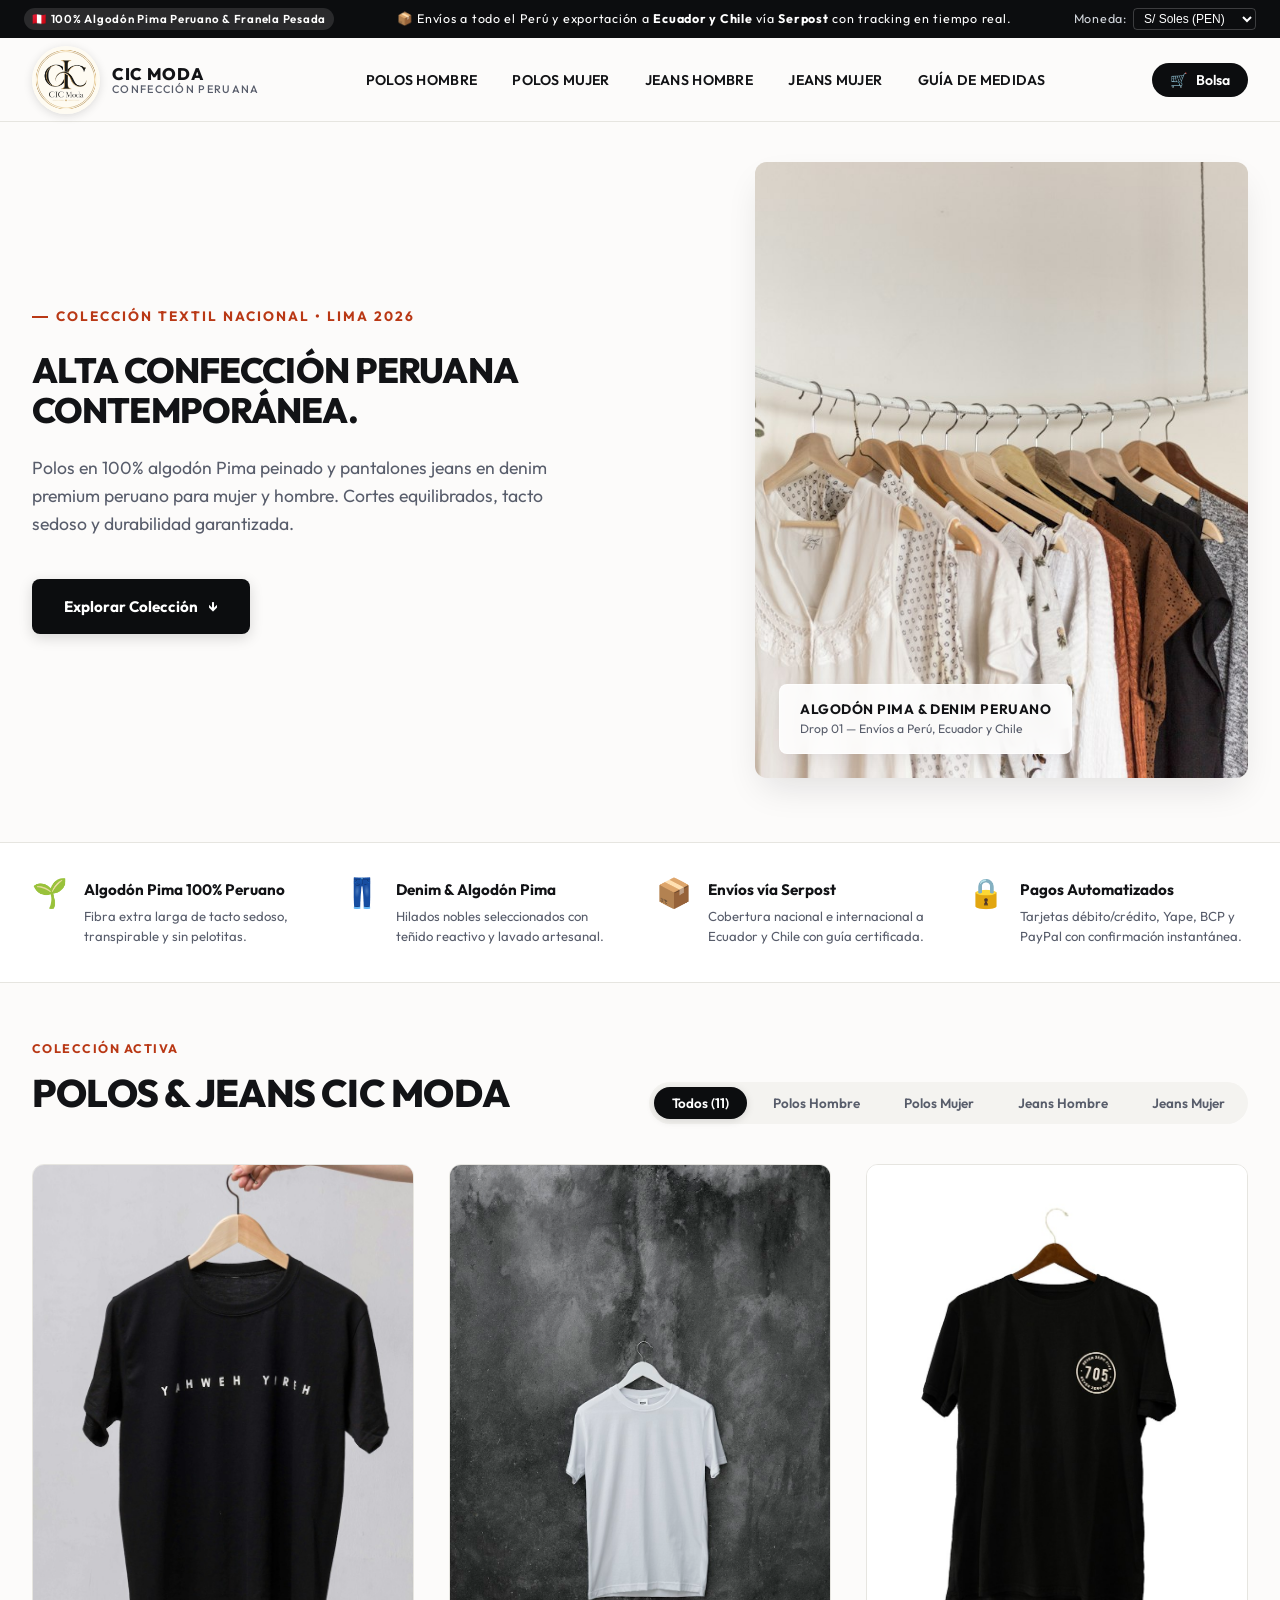
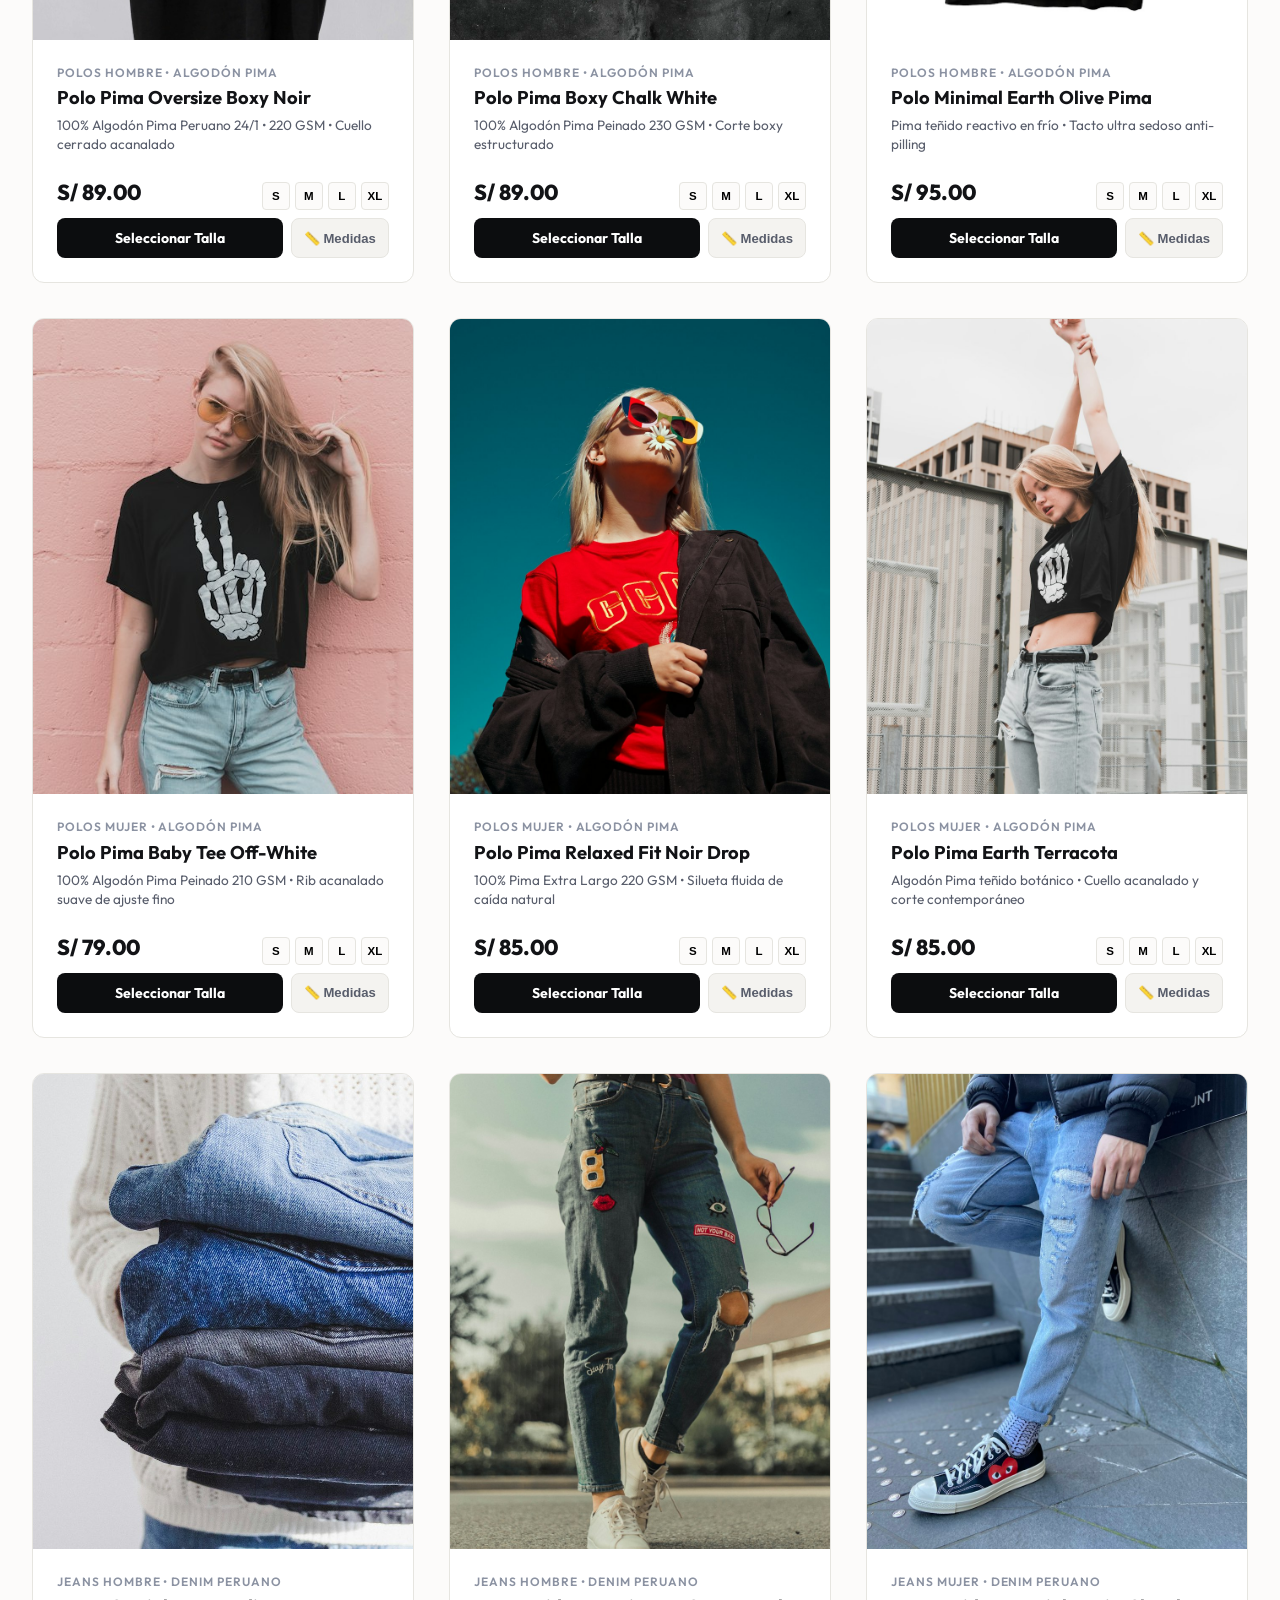
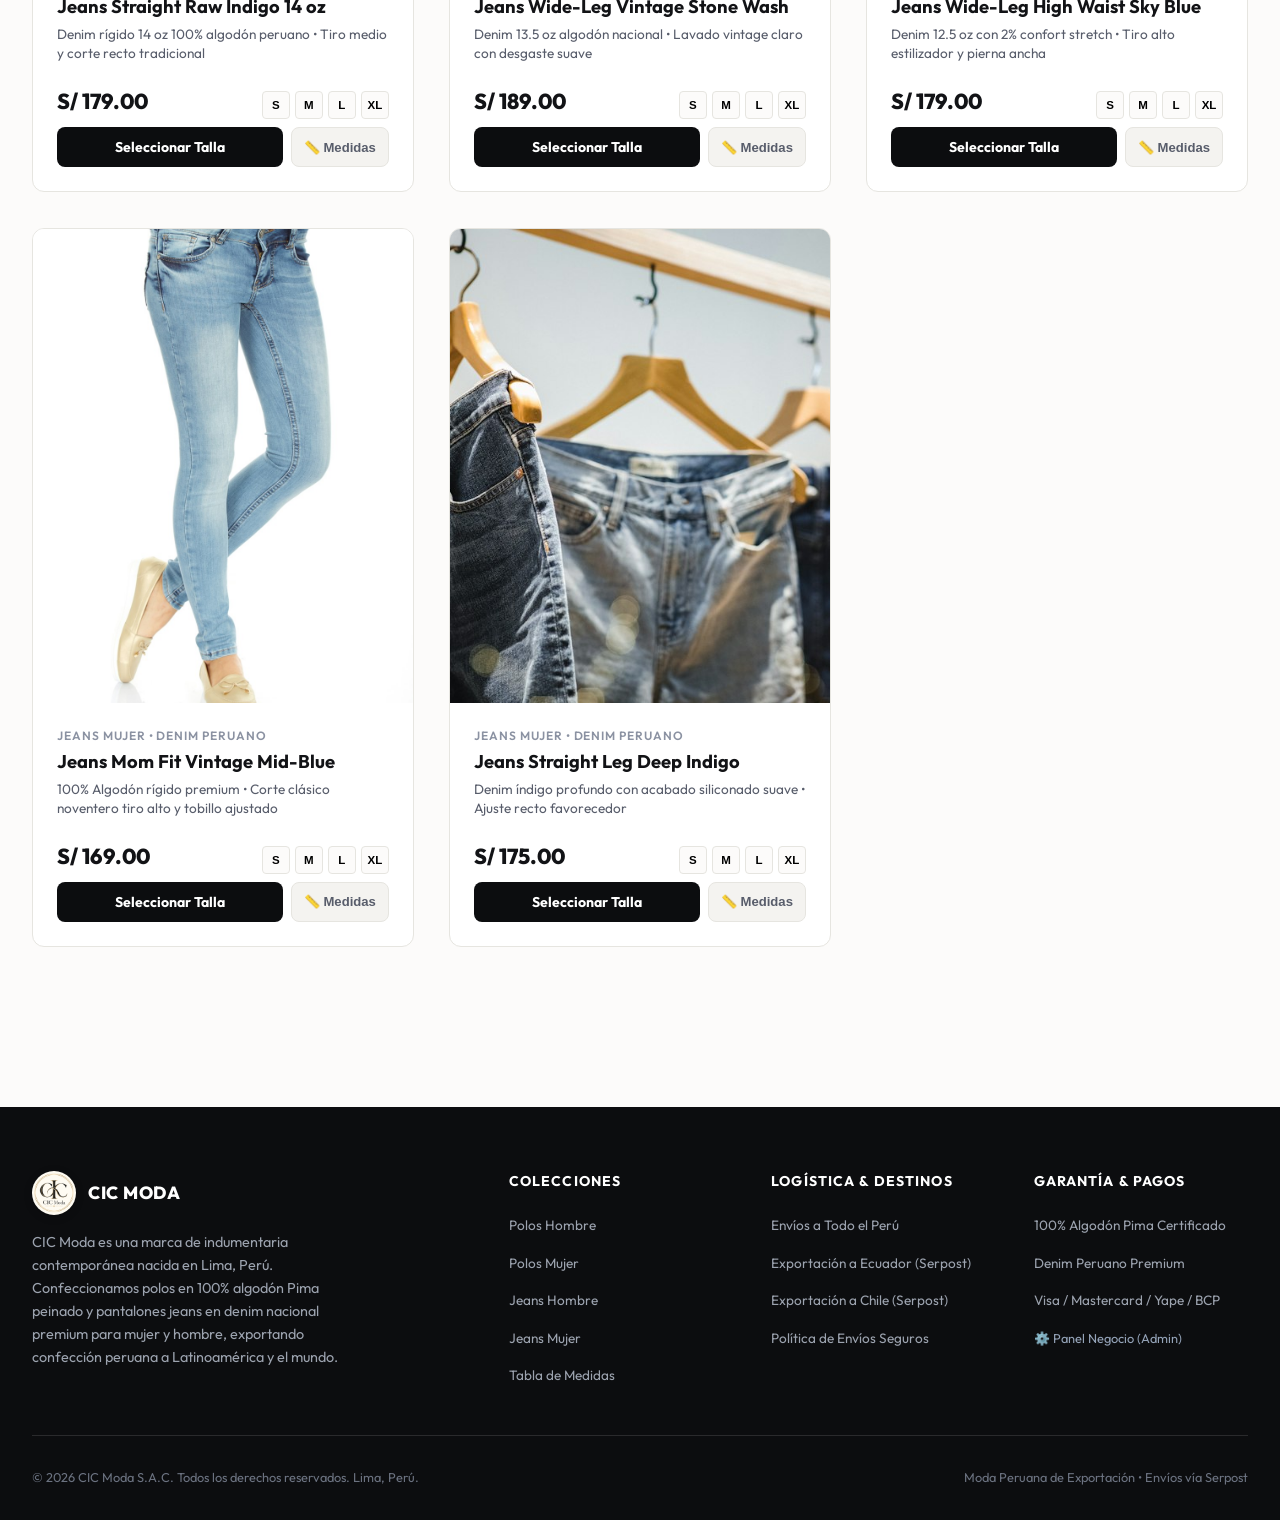
<file: index.html>
<!DOCTYPE html>
<html lang="es">
<head>
  <meta charset="UTF-8">
  <meta name="viewport" content="width=device-width, initial-scale=1.0">
  <title>CIC Moda — Confección Peruana de Exportación (Algodón Pima &amp; Heavyweight)</title>
  <meta name="description" content="CIC Moda: moda contemporánea peruana. Polos en algodón Pima 24/1, poleras heavyweight y pantalones con envíos nacionales e internacionales a Ecuador y Chile vía Serpost.">
  <link rel="stylesheet" href="assets/css/style.css">
  <link rel="icon" type="image/jpeg" href="assets/images/logo_cic_moda.jpg">
</head>
<body>

  <!-- Top Announcement Bar -->
  <div class="announcement-bar">
    <div class="badge-origin">
      <span>🇵🇪</span> 
      <span class="badge-text-full">100% Algodón Pima Peruano &amp; Franela Pesada</span>
      <span class="badge-text-mobile">Algodón Pima Peruano</span>
    </div>
    <div>
      📦 Envíos a todo el Perú y exportación a <strong>Ecuador y Chile</strong> vía <strong>Serpost</strong> con tracking en tiempo real.
    </div>
    <div class="currency-selector">
      <span class="currency-label">Moneda:</span>
      <select id="currency-select" title="Selecciona tu moneda">
        <option value="PEN" selected>S/ Soles (PEN)</option>
        <option value="USD">$ Dólares (USD)</option>
        <option value="CLP">$ Pesos (CLP)</option>
      </select>
    </div>
  </div>

  <!-- Sticky Main Header -->
  <header class="site-header">
    <div class="header-container">
      <a href="#" class="brand-logo-link" onclick="if(document.getElementById('admin-view-wrapper').classList.contains('active')) toggleAdminView();">
        <img src="assets/images/logo_cic_moda.jpg" alt="CIC Moda" class="brand-logo-img">
        <span class="brand-name">
          <span class="brand-name-main">CIC Moda</span>
          <span class="brand-name-sub">Confección Peruana</span>
        </span>
      </a>

      <nav>
        <ul class="nav-links">
          <li><a href="#catalogo" class="nav-link" onclick="document.querySelector('.filter-pill[data-category=\'polos-hombre\']').click();">Polos Hombre</a></li>
          <li><a href="#catalogo" class="nav-link" onclick="document.querySelector('.filter-pill[data-category=\'polos-mujer\']').click();">Polos Mujer</a></li>
          <li><a href="#catalogo" class="nav-link" onclick="document.querySelector('.filter-pill[data-category=\'jeans-hombre\']').click();">Jeans Hombre</a></li>
          <li><a href="#catalogo" class="nav-link" onclick="document.querySelector('.filter-pill[data-category=\'jeans-mujer\']').click();">Jeans Mujer</a></li>
          <li><a href="javascript:void(0)" onclick="openSizeGuide('polos-hombre', 'Guía de Medidas')" class="nav-link">Guía de Medidas</a></li>
        </ul>
      </nav>

      <div class="header-actions">
        <!-- Cart Button -->
        <button class="btn-icon-action cart-btn" onclick="openCartDrawer()">
          <span>🛒</span>
          <span class="cart-label">Bolsa</span>
          <span id="cart-badge" class="cart-count">0</span>
        </button>
      </div>
    </div>
  </header>

  <!-- STORE VIEW WRAPPER -->
  <main id="store-view-wrapper">

    <!-- Hero Editorial Section -->
    <section class="hero-editorial">
      <div class="hero-content">
        <div class="hero-subtitle">Colección Textil Nacional • Lima 2026</div>
        <h1 class="hero-title">
          ALTA CONFECCIÓN PERUANA CONTEMPORÁNEA.
        </h1>
        <p class="hero-description">
          Polos en 100% algodón Pima peinado y pantalones jeans en denim premium peruano para mujer y hombre. Cortes equilibrados, tacto sedoso y durabilidad garantizada.
        </p>
        <div class="hero-cta-group">
          <a href="#catalogo" class="btn-primary">
            Explorar Colección <span>↓</span>
          </a>
        </div>
      </div>

      <div class="hero-media-wrapper">
        <img src="assets/images/hero_collection.jpg" alt="CIC Moda Colección Textil Peruana" class="hero-main-img">
        <div class="hero-media-badge">
          <h4>Algodón Pima &amp; Denim Peruano</h4>
          <p>Drop 01 — Envíos a Perú, Ecuador y Chile</p>
        </div>
      </div>
    </section>

    <!-- Pillars / Value Badges -->
    <section class="pillars-bar">
      <div class="pillars-grid">
        <div class="pillar-item">
          <div class="pillar-icon">🌱</div>
          <div class="pillar-info">
            <h4>Algodón Pima 100% Peruano</h4>
            <p>Fibra extra larga de tacto sedoso, transpirable y sin pelotitas.</p>
          </div>
        </div>
        <div class="pillar-item">
          <div class="pillar-icon">👖</div>
          <div class="pillar-info">
            <h4>Denim &amp; Algodón Pima</h4>
            <p>Hilados nobles seleccionados con teñido reactivo y lavado artesanal.</p>
          </div>
        </div>
        <div class="pillar-item">
          <div class="pillar-icon">📦</div>
          <div class="pillar-info">
            <h4>Envíos vía Serpost</h4>
            <p>Cobertura nacional e internacional a Ecuador y Chile con guía certificada.</p>
          </div>
        </div>
        <div class="pillar-item">
          <div class="pillar-icon">🔒</div>
          <div class="pillar-info">
            <h4>Pagos Automatizados</h4>
            <p>Tarjetas débito/crédito, Yape, BCP y PayPal con confirmación instantánea.</p>
          </div>
        </div>
      </div>
    </section>

    <!-- Products Catalog Section -->
    <section id="catalogo" class="catalog-section">
      <div class="catalog-header">
        <div>
          <div class="section-tag">Colección Activa</div>
          <h2 class="section-title">Polos &amp; Jeans CIC Moda</h2>
        </div>

        <!-- Filter Pills -->
        <div class="category-filter-pills">
          <button class="filter-pill active" data-category="all">Todos (11)</button>
          <button class="filter-pill" data-category="polos-hombre">Polos Hombre</button>
          <button class="filter-pill" data-category="polos-mujer">Polos Mujer</button>
          <button class="filter-pill" data-category="jeans-hombre">Jeans Hombre</button>
          <button class="filter-pill" data-category="jeans-mujer">Jeans Mujer</button>
        </div>
      </div>

      <!-- Dynamic Grid of Products -->
      <div id="products-container" class="products-grid">
        <!-- Rendered via JavaScript -->
      </div>
    </section>

  </main>

  <!-- ADMIN / BACKOFFICE VIEW WRAPPER -->
  <main id="admin-view-wrapper" class="admin-view-container">
    <div class="admin-top-bar">
      <div class="admin-title-group">
        <span style="font-size: 0.75rem; letter-spacing: 0.15em; color: var(--accent-sand);">ADMINISTRACIÓN &amp; OPERACIONES</span>
        <h2>Panel de Control CIC Moda</h2>
      </div>
      <div>
        <button class="btn-primary" style="background:#fff; color:#000;" onclick="toggleAdminView()">
          🛍️ Volver a la Tienda
        </button>
      </div>
    </div>

    <!-- Financial KPIs & Margins -->
    <div class="admin-kpi-grid">
      <div class="kpi-card">
        <div class="kpi-label">Ventas Totales Brutas</div>
        <div id="admin-kpi-revenue" class="kpi-value">S/ 0.00</div>
        <div class="kpi-subtext">Ingresos por e-commerce</div>
      </div>
      <div class="kpi-card">
        <div class="kpi-label">Costo de Confección (COGS)</div>
        <div id="admin-kpi-cost" class="kpi-value" style="color: #64748b;">S/ 0.00</div>
        <div style="font-size: 0.78rem; color: var(--text-tertiary);">Tela Pima, talleres y avíos</div>
      </div>
      <div class="kpi-card">
        <div class="kpi-label">Margen Neto de Ganancia</div>
        <div id="admin-kpi-profit" class="kpi-value" style="color: #059669;">S/ 0.00 (0%)</div>
        <div class="kpi-subtext">Utilidad neta calculada</div>
      </div>
      <div class="kpi-card">
        <div class="kpi-label">Inventario Total en Almacén</div>
        <div id="admin-kpi-stock" class="kpi-value">0 prendas</div>
        <div style="font-size: 0.78rem; color: var(--text-tertiary);">Desglosado por talla (S, M, L, XL)</div>
      </div>
    </div>

    <!-- Inventory Stock Management -->
    <div class="admin-section-box">
      <div class="admin-section-header">
        <div>
          <h3 style="font-size: 1.25rem; font-weight: 800; text-transform: uppercase;">Control de Stock &amp; Margen por Prenda</h3>
          <p style="font-size: 0.85rem; color: var(--text-secondary);">Inventario en tiempo real sincronizado con las compras del cliente.</p>
        </div>
      </div>

      <table class="admin-table">
        <thead>
          <tr>
            <th>Prenda / Categoría</th>
            <th>PVP (Venta)</th>
            <th>Costo Confección</th>
            <th>Margen Unitario</th>
            <th>Stock Actual por Tallas</th>
            <th>Acción Rápida</th>
          </tr>
        </thead>
        <tbody id="admin-inventory-tbody">
          <!-- Rendered via JavaScript -->
        </tbody>
      </table>
    </div>

    <!-- Orders & Serpost Dispatch Management -->
    <div class="admin-section-box">
      <div class="admin-section-header">
        <div>
          <h3 style="font-size: 1.25rem; font-weight: 800; text-transform: uppercase;">Gestión de Órdenes &amp; Despachos Serpost</h3>
          <p style="font-size: 0.85rem; color: var(--text-secondary);">Control de pedidos recibidos, país de entrega y avance de etapas postales.</p>
        </div>
      </div>

      <table class="admin-table">
        <thead>
          <tr>
            <th>Nº Orden</th>
            <th>Fecha</th>
            <th>Cliente</th>
            <th>Destino (País/Ciudad)</th>
            <th>Total Cobrado</th>
            <th>Margen Ganancia</th>
            <th>Estado Serpost</th>
            <th>Cambiar Etapa</th>
          </tr>
        </thead>
        <tbody id="admin-orders-tbody">
          <!-- Rendered via JavaScript -->
        </tbody>
      </table>
    </div>
  </main>

  <!-- Product & Size Guide Modal -->
  <div id="product-modal" class="modal-overlay" onclick="if(event.target === this) closeModal();">
    <div class="modal-content">
      <button class="modal-close-btn" onclick="closeModal()" title="Cerrar ventana">✕</button>
      <div id="modal-body-content">
        <!-- Rendered dynamically -->
      </div>
    </div>
  </div>

  <!-- Cart Slide-Over Drawer -->
  <div id="cart-backdrop" class="cart-drawer-backdrop" onclick="closeCartDrawer()"></div>
  <div id="cart-drawer" class="cart-drawer">
    <div class="cart-header">
      <div class="cart-title">Tu Bolsa de Compras</div>
      <button class="modal-close-btn" onclick="closeCartDrawer()" style="position:static;">✕</button>
    </div>

    <div id="cart-items-container" class="cart-items-list">
      <!-- Items dynamically rendered -->
    </div>

    <div class="cart-footer">
      <div class="serpost-shipping-estimator">
        <label>📍 Destino de Envío (Vía Serpost):</label>
        <select onchange="onShippingOptionChange(this.value)">
          <option value="lima">🇵🇪 Lima Metropolitana (S/ 10.00)</option>
          <option value="provincias">🇵🇪 Provincias del Perú (S/ 18.00)</option>
          <option value="ecuador">🇪🇨 Ecuador - Postal Internacional (S/ 45.00)</option>
          <option value="chile">🇨🇱 Chile - Postal Internacional (S/ 55.00)</option>
        </select>
      </div>

      <div class="cart-summary-line">
        <span>Subtotal Prendas</span>
        <span id="cart-subtotal">S/ 0.00</span>
      </div>
      <div class="cart-summary-line">
        <span>Tarifa Postal Serpost</span>
        <span id="cart-shipping-cost">S/ 0.00</span>
      </div>
      <div class="cart-summary-line total">
        <span>Total a Pagar</span>
        <span id="cart-total">S/ 0.00</span>
      </div>

      <button class="btn-checkout-now" onclick="proceedToCheckout()" style="margin-top: 14px;">
        Finalizar Compra Segura →
      </button>
    </div>
  </div>

  <!-- Toast Notification Hub -->
  <div id="toast-container" class="toast-container"></div>

  <!-- Site Footer -->
  <footer class="site-footer">
    <div class="footer-container">
      <div class="footer-brand">
        <div style="display:flex; align-items:center; gap:12px; margin-bottom:14px;">
          <img src="assets/images/logo_cic_moda.jpg" alt="CIC Moda" style="height:44px; width:44px; border-radius:50%; object-fit:cover; box-shadow:0 2px 8px rgba(0,0,0,0.2);">
          <span style="font-size:1.1rem; font-weight:800; color:#fff; letter-spacing:0.04em;">CIC MODA</span>
        </div>
        <p>
          CIC Moda es una marca de indumentaria contemporánea nacida en Lima, Perú. Confeccionamos polos en 100% algodón Pima peinado y pantalones jeans en denim nacional premium para mujer y hombre, exportando confección peruana a Latinoamérica y el mundo.
        </p>
      </div>

      <div class="footer-col">
        <h5>Colecciones</h5>
        <ul class="footer-links">
          <li><a href="#catalogo" onclick="document.querySelector('.filter-pill[data-category=\'polos-hombre\']').click();">Polos Hombre</a></li>
          <li><a href="#catalogo" onclick="document.querySelector('.filter-pill[data-category=\'polos-mujer\']').click();">Polos Mujer</a></li>
          <li><a href="#catalogo" onclick="document.querySelector('.filter-pill[data-category=\'jeans-hombre\']').click();">Jeans Hombre</a></li>
          <li><a href="#catalogo" onclick="document.querySelector('.filter-pill[data-category=\'jeans-mujer\']').click();">Jeans Mujer</a></li>
          <li><a href="javascript:void(0)" onclick="openSizeGuide('polos-hombre', 'Guía de Tallas')">Tabla de Medidas</a></li>
        </ul>
      </div>

      <div class="footer-col">
        <h5>Logística &amp; Destinos</h5>
        <ul class="footer-links">
          <li><a href="javascript:void(0)">Envíos a Todo el Perú</a></li>
          <li><a href="javascript:void(0)">Exportación a Ecuador (Serpost)</a></li>
          <li><a href="javascript:void(0)">Exportación a Chile (Serpost)</a></li>
          <li><a href="javascript:void(0)">Política de Envíos Seguros</a></li>
        </ul>
      </div>

      <div class="footer-col">
        <h5>Garantía &amp; Pagos</h5>
        <ul class="footer-links">
          <li><a href="javascript:void(0)">100% Algodón Pima Certificado</a></li>
          <li><a href="javascript:void(0)">Denim Peruano Premium</a></li>
          <li><a href="javascript:void(0)">Visa / Mastercard / Yape / BCP</a></li>
          <li><a href="javascript:void(0)" onclick="openAdminSecure()" style="color:#94a3b8; font-size:0.8rem;" title="Administración">⚙️ Panel Negocio (Admin)</a></li>
        </ul>
      </div>
    </div>

    <div class="footer-bottom">
      <div>&copy; 2026 CIC Moda S.A.C. Todos los derechos reservados. Lima, Perú.</div>
      <div>Moda Peruana de Exportación • Envíos vía Serpost</div>
    </div>
  </footer>

  <script src="assets/js/app.js"></script>
</body>
</html>
</file>
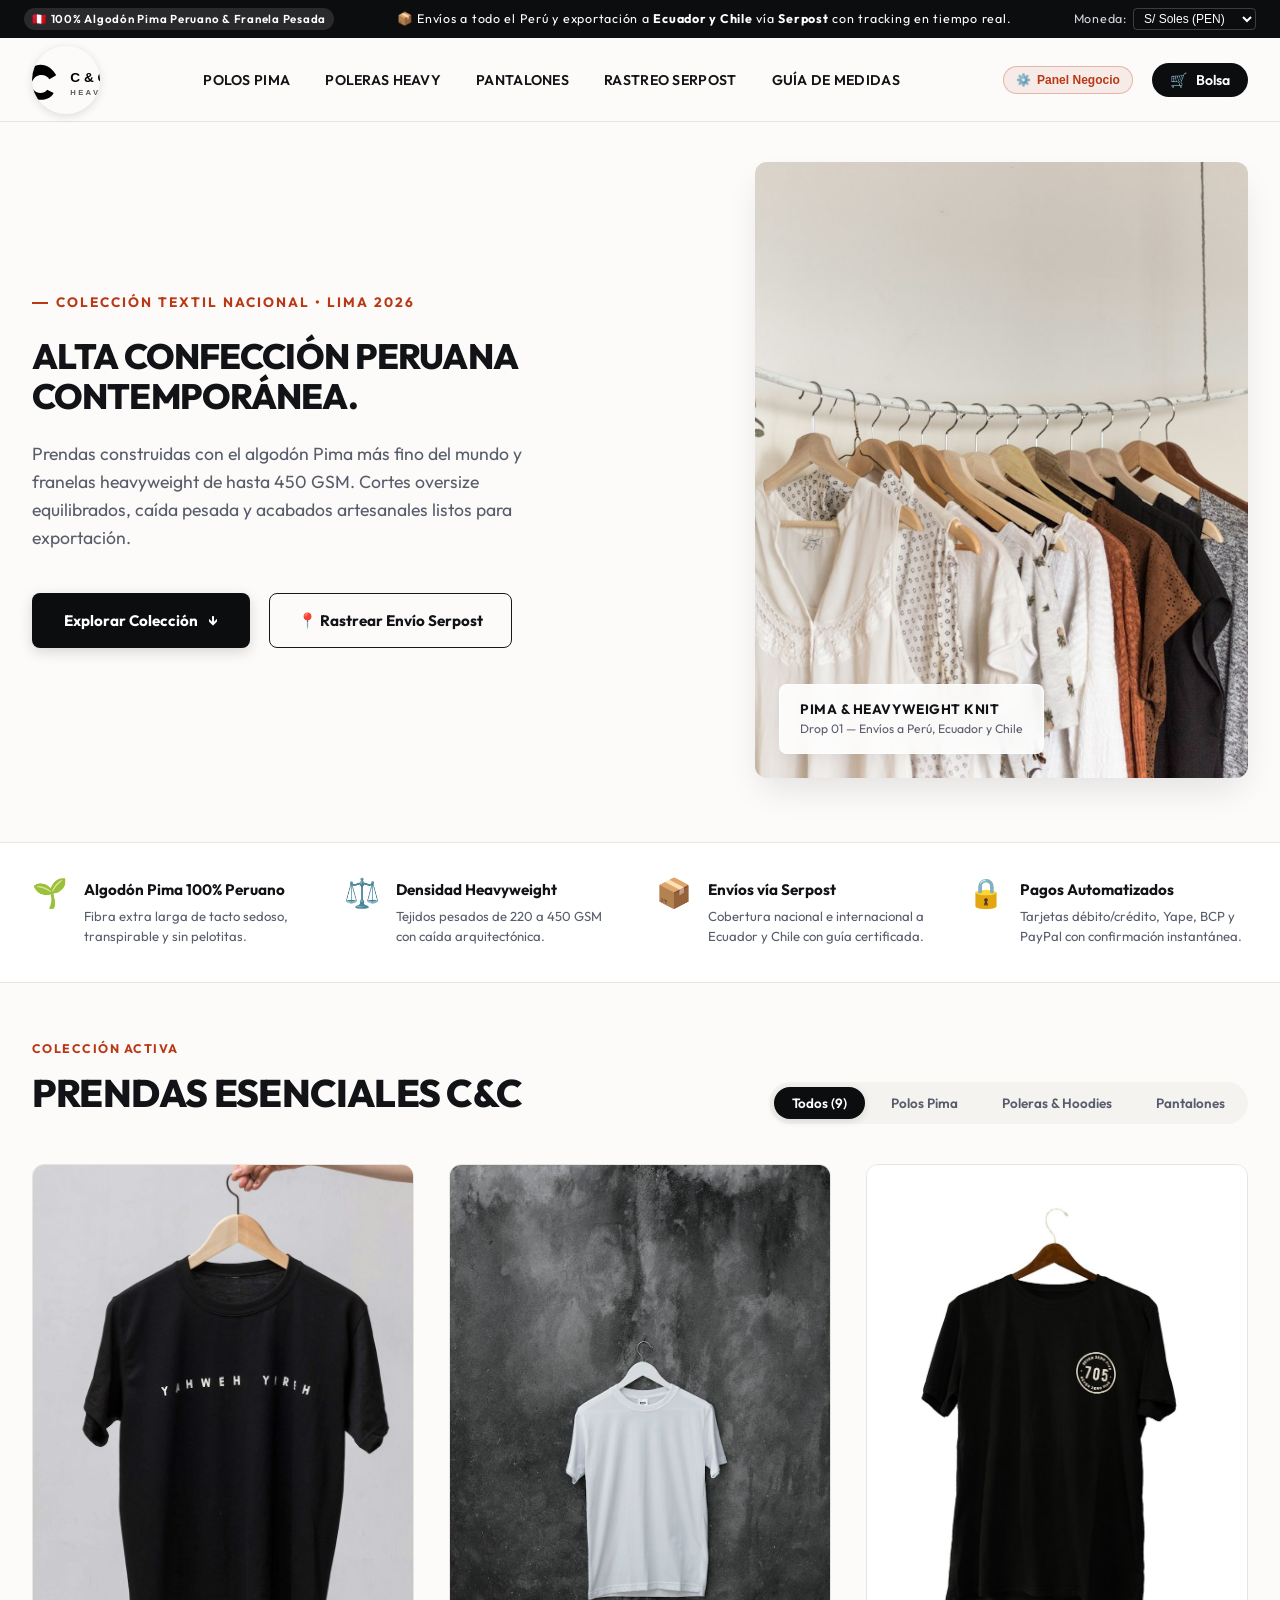
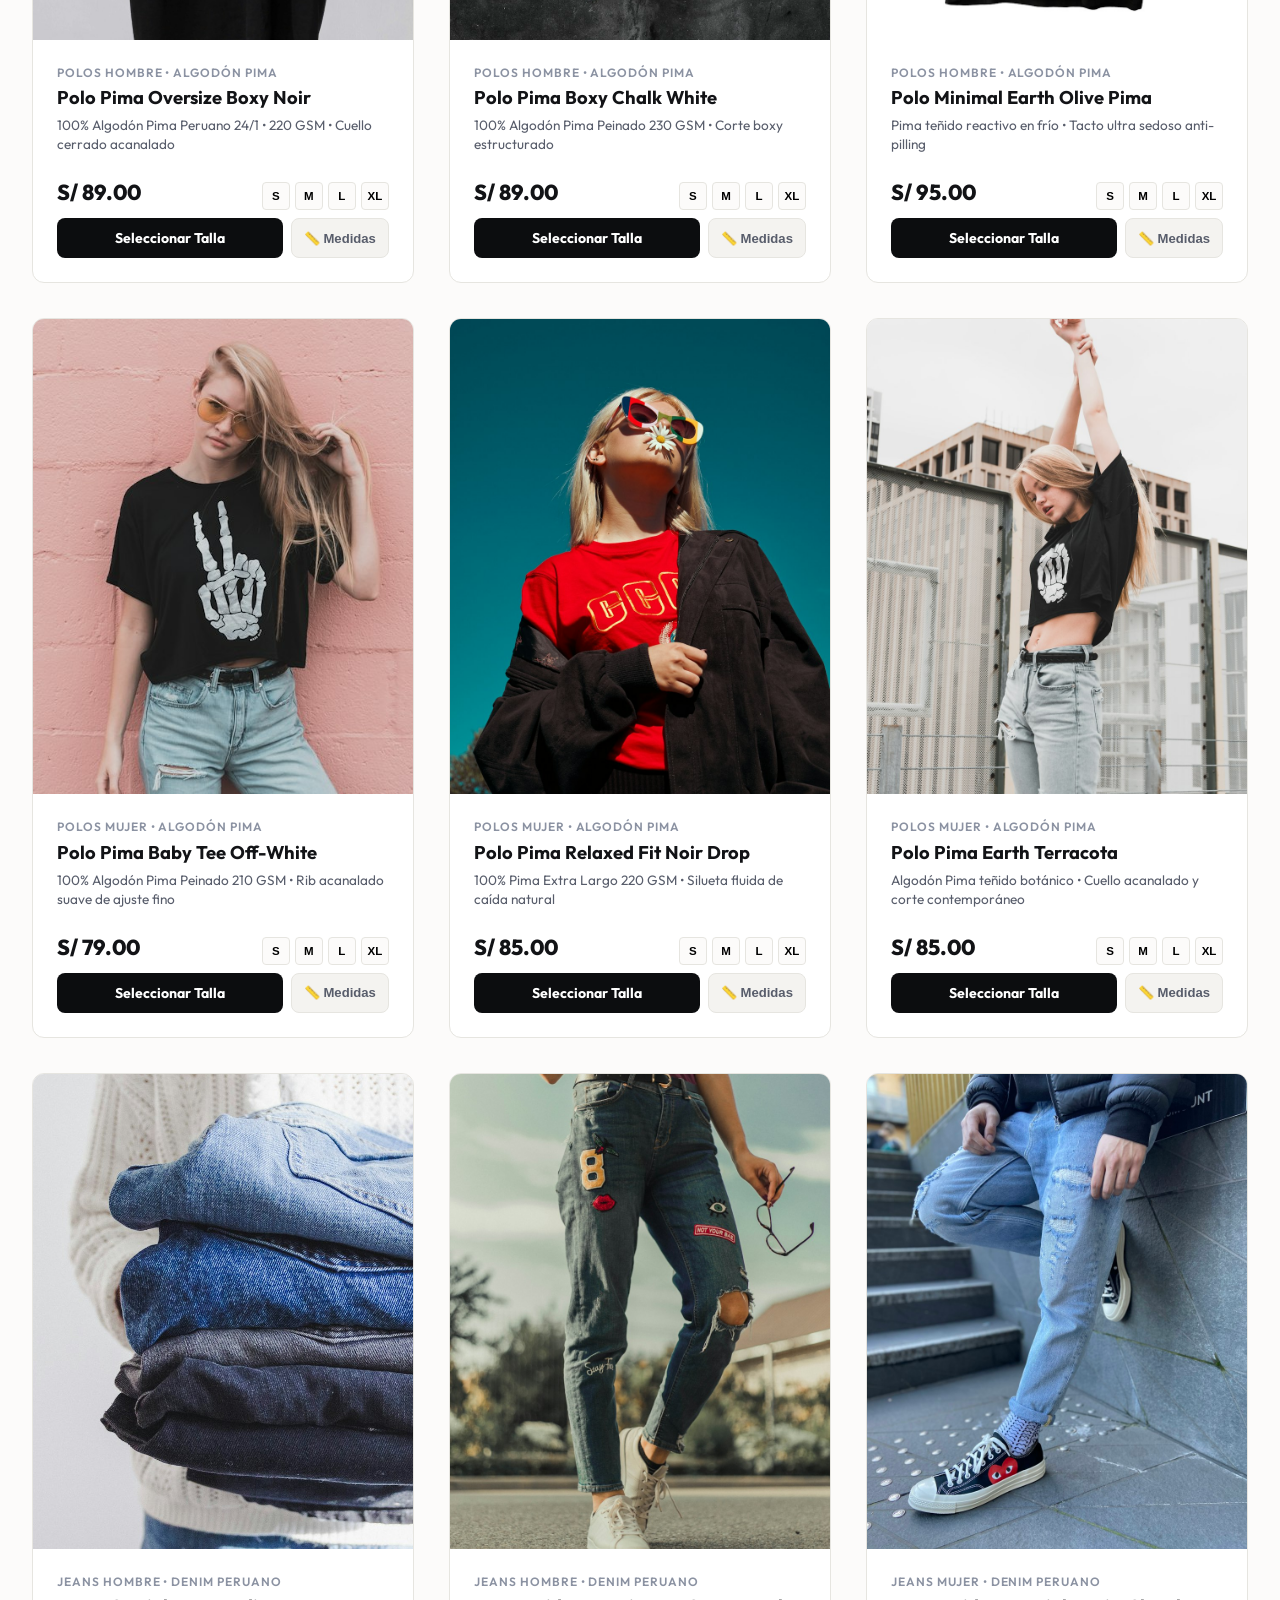
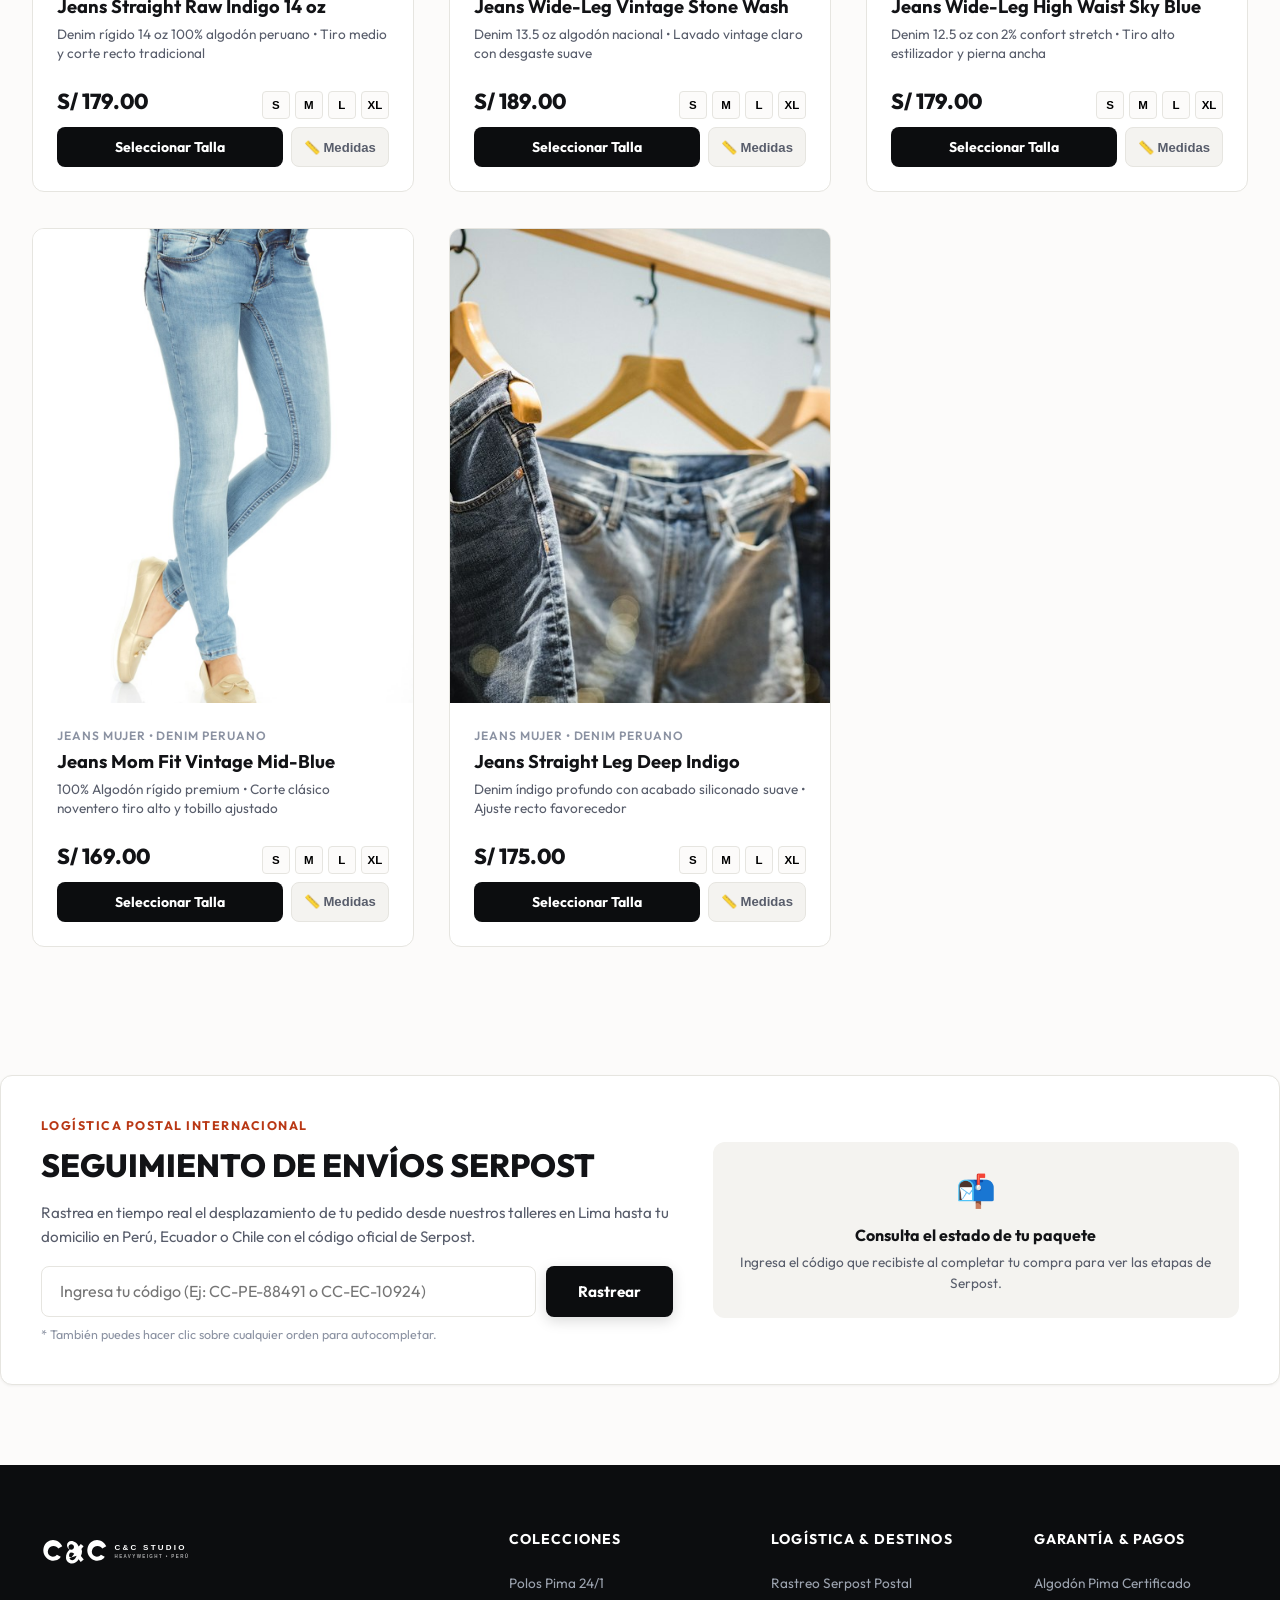
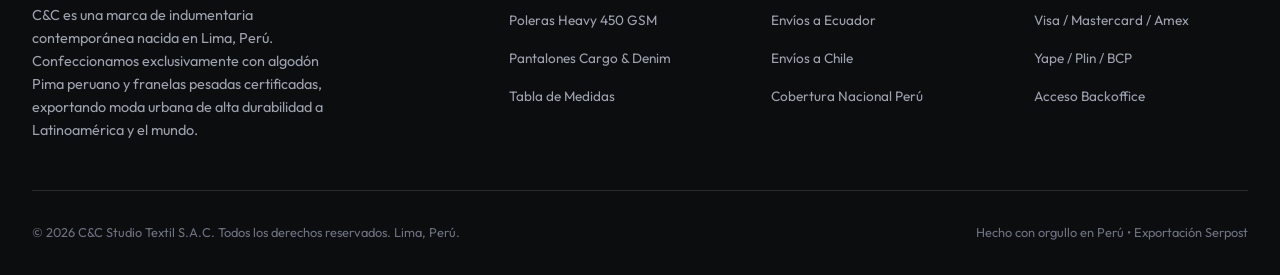
<file: debug.html>
<!DOCTYPE html>
<html lang="es">
<head>
  <meta charset="UTF-8">
  <meta name="viewport" content="width=device-width, initial-scale=1.0">
  <title>C&amp;C — Ropa &amp; Confección Peruana de Exportación (Algodón Pima &amp; Heavyweight)</title>
  <meta name="description" content="Moda contemporánea peruana: Polos en algodón Pima 24/1, poleras heavyweight y pantalones con envíos nacionales e internacionales a Ecuador y Chile vía Serpost.">
  <link rel="stylesheet" href="assets/css/style.css">
  <link rel="icon" type="image/svg+xml" href="assets/images/logo_cic.svg">
</head>
<body>

  <!-- Top Announcement Bar -->
  <div class="announcement-bar">
    <div class="badge-origin">
      <span>🇵🇪</span> 
      <span class="badge-text-full">100% Algodón Pima Peruano &amp; Franela Pesada</span>
      <span class="badge-text-mobile">Algodón Pima Peruano</span>
    </div>
    <div>
      📦 Envíos a todo el Perú y exportación a <strong>Ecuador y Chile</strong> vía <strong>Serpost</strong> con tracking en tiempo real.
    </div>
    <div class="currency-selector">
      <span class="currency-label">Moneda:</span>
      <select id="currency-select" title="Selecciona tu moneda">
        <option value="PEN" selected>S/ Soles (PEN)</option>
        <option value="USD">$ Dólares (USD)</option>
        <option value="CLP">$ Pesos (CLP)</option>
      </select>
    </div>
  </div>

  <!-- Sticky Main Header -->
  <header class="site-header">
    <div class="header-container">
      <a href="#" class="brand-logo-link" onclick="if(document.getElementById('admin-view-wrapper').classList.contains('active')) toggleAdminView();">
        <img src="assets/images/logo_cic.svg" alt="C&amp;C Studio" class="brand-logo-img">
      </a>

      <nav>
        <ul class="nav-links">
          <li><a href="#catalogo" class="nav-link" onclick="document.querySelector('.filter-pill[data-category=\'polos\']').click();">Polos Pima</a></li>
          <li><a href="#catalogo" class="nav-link" onclick="document.querySelector('.filter-pill[data-category=\'poleras\']').click();">Poleras Heavy</a></li>
          <li><a href="#catalogo" class="nav-link" onclick="document.querySelector('.filter-pill[data-category=\'pantalones\']').click();">Pantalones</a></li>
          <li><a href="#rastreo" class="nav-link">Rastreo Serpost</a></li>
          <li><a href="javascript:void(0)" onclick="openSizeGuide('polos', 'Guía de Tallas General')" class="nav-link">Guía de Medidas</a></li>
        </ul>
      </nav>

      <div class="header-actions">
        <!-- Admin Backoffice Switcher -->
        <button id="admin-toggle-btn" class="admin-mode-toggle" onclick="toggleAdminView()">
          <span>⚙️</span>
          <span class="admin-label">Panel Negocio</span>
        </button>

        <!-- Cart Button -->
        <button class="btn-icon-action cart-btn" onclick="openCartDrawer()">
          <span>🛒</span>
          <span class="cart-label">Bolsa</span>
          <span id="cart-badge" class="cart-count">0</span>
        </button>
      </div>
    </div>
  </header>

  <!-- STORE VIEW WRAPPER -->
  <main id="store-view-wrapper">

    <!-- Hero Editorial Section -->
    <section class="hero-editorial">
      <div class="hero-content">
        <div class="hero-subtitle">Colección Textil Nacional • Lima 2026</div>
        <h1 class="hero-title">
          ALTA CONFECCIÓN PERUANA CONTEMPORÁNEA.
        </h1>
        <p class="hero-description">
          Prendas construidas con el algodón Pima más fino del mundo y franelas heavyweight de hasta 450 GSM. Cortes oversize equilibrados, caída pesada y acabados artesanales listos para exportación.
        </p>
        <div class="hero-cta-group">
          <a href="#catalogo" class="btn-primary">
            Explorar Colección <span>↓</span>
          </a>
          <a href="#rastreo" class="btn-secondary">
            📍 Rastrear Envío Serpost
          </a>
        </div>
      </div>

      <div class="hero-media-wrapper">
        <img src="assets/images/hero_collection.jpg" alt="C&amp;C Campaña Textil Peruana" class="hero-main-img">
        <div class="hero-media-badge">
          <h4>Pima &amp; Heavyweight Knit</h4>
          <p>Drop 01 — Envíos a Perú, Ecuador y Chile</p>
        </div>
      </div>
    </section>

    <!-- Pillars / Value Badges -->
    <section class="pillars-bar">
      <div class="pillars-grid">
        <div class="pillar-item">
          <div class="pillar-icon">🌱</div>
          <div class="pillar-info">
            <h4>Algodón Pima 100% Peruano</h4>
            <p>Fibra extra larga de tacto sedoso, transpirable y sin pelotitas.</p>
          </div>
        </div>
        <div class="pillar-item">
          <div class="pillar-icon">⚖️</div>
          <div class="pillar-info">
            <h4>Densidad Heavyweight</h4>
            <p>Tejidos pesados de 220 a 450 GSM con caída arquitectónica.</p>
          </div>
        </div>
        <div class="pillar-item">
          <div class="pillar-icon">📦</div>
          <div class="pillar-info">
            <h4>Envíos vía Serpost</h4>
            <p>Cobertura nacional e internacional a Ecuador y Chile con guía certificada.</p>
          </div>
        </div>
        <div class="pillar-item">
          <div class="pillar-icon">🔒</div>
          <div class="pillar-info">
            <h4>Pagos Automatizados</h4>
            <p>Tarjetas débito/crédito, Yape, BCP y PayPal con confirmación instantánea.</p>
          </div>
        </div>
      </div>
    </section>

    <!-- Products Catalog Section -->
    <section id="catalogo" class="catalog-section">
      <div class="catalog-header">
        <div>
          <div class="section-tag">Colección Activa</div>
          <h2 class="section-title">Prendas Esenciales C&amp;C</h2>
        </div>

        <!-- Filter Pills -->
        <div class="category-filter-pills">
          <button class="filter-pill active" data-category="all">Todos (9)</button>
          <button class="filter-pill" data-category="polos">Polos Pima</button>
          <button class="filter-pill" data-category="poleras">Poleras &amp; Hoodies</button>
          <button class="filter-pill" data-category="pantalones">Pantalones</button>
        </div>
      </div>

      <!-- Dynamic Grid of Products -->
      <div id="products-container" class="products-grid">
        <!-- Rendered via JavaScript -->
      </div>
    </section>

    <!-- Serpost Tracking Section -->
    <section id="rastreo" class="tracking-banner">
      <div class="tracking-grid">
        <div>
          <div class="section-tag">Logística Postal Internacional</div>
          <h2 style="font-family: var(--font-display); font-size: 2rem; font-weight: 800; text-transform: uppercase; margin: 4px 0 10px;">
            Seguimiento de Envíos Serpost
          </h2>
          <p style="color: var(--text-secondary); font-size: 0.95rem; line-height: 1.6;">
            Rastrea en tiempo real el desplazamiento de tu pedido desde nuestros talleres en Lima hasta tu domicilio en Perú, Ecuador o Chile con el código oficial de Serpost.
          </p>

          <div class="tracking-input-group">
            <input type="text" id="tracking-query-input" class="tracking-input" placeholder="Ingresa tu código (Ej: CC-PE-88491 o CC-EC-10924)">
            <button class="btn-primary" onclick="checkSerpostTracking()">
              Rastrear
            </button>
          </div>
          <div style="font-size: 0.78rem; color: var(--text-tertiary); margin-top: 8px;">
            * También puedes hacer clic sobre cualquier orden para autocompletar.
          </div>
        </div>

        <div id="tracking-result-box">
          <div style="background: var(--canvas-alt); border-radius: 12px; padding: 24px; text-align: center; color: var(--text-secondary);">
            <div style="font-size: 2rem; margin-bottom: 8px;">📬</div>
            <h4 style="font-size: 1rem; font-weight: 700; color: var(--text-primary);">Consulta el estado de tu paquete</h4>
            <p style="font-size: 0.85rem; margin-top: 4px;">Ingresa el código que recibiste al completar tu compra para ver las etapas de Serpost.</p>
          </div>
        </div>
      </div>
    </section>

  </main>

  <!-- ADMIN / BACKOFFICE VIEW WRAPPER -->
  <main id="admin-view-wrapper" class="admin-view-container">
    <div class="admin-top-bar">
      <div class="admin-title-group">
        <span style="font-family: var(--font-tech); font-size: 0.75rem; letter-spacing: 0.15em; color: var(--accent-sand);">ADMINISTRACIÓN &amp; OPERACIONES</span>
        <h2>Panel de Control C&amp;C Studio</h2>
      </div>
      <div>
        <button class="btn-primary" style="background:#fff; color:#000;" onclick="toggleAdminView()">
          🛍️ Volver a la Tienda
        </button>
      </div>
    </div>

    <!-- Financial KPIs & Margins -->
    <div class="admin-kpi-grid">
      <div class="kpi-card">
        <div class="kpi-label">Ventas Totales Brutas</div>
        <div id="admin-kpi-revenue" class="kpi-value">S/ 0.00</div>
        <div class="kpi-subtext">Ingresos por e-commerce</div>
      </div>
      <div class="kpi-card">
        <div class="kpi-label">Costo de Confección (COGS)</div>
        <div id="admin-kpi-cost" class="kpi-value" style="color: #64748b;">S/ 0.00</div>
        <div style="font-size: 0.78rem; color: var(--text-tertiary);">Tela Pima, talleres y avíos</div>
      </div>
      <div class="kpi-card">
        <div class="kpi-label">Margen Neto de Ganancia</div>
        <div id="admin-kpi-profit" class="kpi-value" style="color: #059669;">S/ 0.00 (0%)</div>
        <div class="kpi-subtext">Utilidad neta calculada</div>
      </div>
      <div class="kpi-card">
        <div class="kpi-label">Inventario Total en Almacén</div>
        <div id="admin-kpi-stock" class="kpi-value">0 prendas</div>
        <div style="font-size: 0.78rem; color: var(--text-tertiary);">Desglosado por talla (S, M, L, XL)</div>
      </div>
    </div>

    <!-- Inventory Stock Management -->
    <div class="admin-section-box">
      <div class="admin-section-header">
        <div>
          <h3 style="font-size: 1.25rem; font-weight: 800; text-transform: uppercase;">Control de Stock &amp; Margen por Prenda</h3>
          <p style="font-size: 0.85rem; color: var(--text-secondary);">Inventario en tiempo real sincronizado con las compras del cliente.</p>
        </div>
      </div>

      <table class="admin-table">
        <thead>
          <tr>
            <th>Prenda / Categoría</th>
            <th>PVP (Venta)</th>
            <th>Costo Confección</th>
            <th>Margen Unitario</th>
            <th>Stock Actual por Tallas</th>
            <th>Acción Rápida</th>
          </tr>
        </thead>
        <tbody id="admin-inventory-tbody">
          <!-- Rendered via JavaScript -->
        </tbody>
      </table>
    </div>

    <!-- Orders & Serpost Dispatch Management -->
    <div class="admin-section-box">
      <div class="admin-section-header">
        <div>
          <h3 style="font-size: 1.25rem; font-weight: 800; text-transform: uppercase;">Gestión de Órdenes &amp; Despachos Serpost</h3>
          <p style="font-size: 0.85rem; color: var(--text-secondary);">Control de pedidos recibidos, país de entrega y avance de etapas postales.</p>
        </div>
      </div>

      <table class="admin-table">
        <thead>
          <tr>
            <th>Nº Orden</th>
            <th>Fecha</th>
            <th>Cliente</th>
            <th>Destino (País/Ciudad)</th>
            <th>Total Cobrado</th>
            <th>Margen Ganancia</th>
            <th>Estado Serpost</th>
            <th>Cambiar Etapa</th>
          </tr>
        </thead>
        <tbody id="admin-orders-tbody">
          <!-- Rendered via JavaScript -->
        </tbody>
      </table>
    </div>
  </main>

  <!-- Product & Size Guide Modal -->
  <div id="product-modal" class="modal-overlay" onclick="if(event.target === this) closeModal();">
    <div class="modal-content">
      <button class="modal-close-btn" onclick="closeModal()" title="Cerrar ventana">✕</button>
      <div id="modal-body-content">
        <!-- Rendered dynamically -->
      </div>
    </div>
  </div>

  <!-- Cart Slide-Over Drawer -->
  <div id="cart-backdrop" class="cart-drawer-backdrop" onclick="closeCartDrawer()"></div>
  <div id="cart-drawer" class="cart-drawer">
    <div class="cart-header">
      <div class="cart-title">Tu Bolsa de Compras</div>
      <button class="modal-close-btn" onclick="closeCartDrawer()" style="position:static;">✕</button>
    </div>

    <div id="cart-items-container" class="cart-items-list">
      <!-- Items dynamically rendered -->
    </div>

    <div class="cart-footer">
      <div class="serpost-shipping-estimator">
        <label>📍 Destino de Envío (Vía Serpost):</label>
        <select onchange="onShippingOptionChange(this.value)">
          <option value="lima">🇵🇪 Lima Metropolitana (S/ 10.00)</option>
          <option value="provincias">🇵🇪 Provincias del Perú (S/ 18.00)</option>
          <option value="ecuador">🇪🇨 Ecuador - Postal Internacional (S/ 45.00)</option>
          <option value="chile">🇨🇱 Chile - Postal Internacional (S/ 55.00)</option>
        </select>
      </div>

      <div class="cart-summary-line">
        <span>Subtotal Prendas</span>
        <span id="cart-subtotal">S/ 0.00</span>
      </div>
      <div class="cart-summary-line">
        <span>Tarifa Postal Serpost</span>
        <span id="cart-shipping-cost">S/ 0.00</span>
      </div>
      <div class="cart-summary-line total">
        <span>Total a Pagar</span>
        <span id="cart-total">S/ 0.00</span>
      </div>

      <button class="btn-checkout-now" onclick="proceedToCheckout()" style="margin-top: 14px;">
        Finalizar Compra Segura →
      </button>
    </div>
  </div>

  <!-- Toast Notification Hub -->
  <div id="toast-container" class="toast-container"></div>

  <!-- Site Footer -->
  <footer class="site-footer">
    <div class="footer-container">
      <div class="footer-brand">
        <img src="assets/images/logo_cic.svg" alt="C&amp;C Brand" style="height: 40px; filter: brightness(0) invert(1); margin-bottom: 12px;">
        <p>
          C&amp;C es una marca de indumentaria contemporánea nacida en Lima, Perú. Confeccionamos exclusivamente con algodón Pima peruano y franelas pesadas certificadas, exportando moda urbana de alta durabilidad a Latinoamérica y el mundo.
        </p>
      </div>

      <div class="footer-col">
        <h5>Colecciones</h5>
        <ul class="footer-links">
          <li><a href="#catalogo" onclick="document.querySelector('.filter-pill[data-category=\'polos\']').click();">Polos Pima 24/1</a></li>
          <li><a href="#catalogo" onclick="document.querySelector('.filter-pill[data-category=\'poleras\']').click();">Poleras Heavy 450 GSM</a></li>
          <li><a href="#catalogo" onclick="document.querySelector('.filter-pill[data-category=\'pantalones\']').click();">Pantalones Cargo &amp; Denim</a></li>
          <li><a href="javascript:void(0)" onclick="openSizeGuide('polos', 'Guía de Tallas')">Tabla de Medidas</a></li>
        </ul>
      </div>

      <div class="footer-col">
        <h5>Logística &amp; Destinos</h5>
        <ul class="footer-links">
          <li><a href="#rastreo">Rastreo Serpost Postal</a></li>
          <li><a href="#rastreo">Envíos a Ecuador</a></li>
          <li><a href="#rastreo">Envíos a Chile</a></li>
          <li><a href="#rastreo">Cobertura Nacional Perú</a></li>
        </ul>
      </div>

      <div class="footer-col">
        <h5>Garantía &amp; Pagos</h5>
        <ul class="footer-links">
          <li><a href="javascript:void(0)">Algodón Pima Certificado</a></li>
          <li><a href="javascript:void(0)">Visa / Mastercard / Amex</a></li>
          <li><a href="javascript:void(0)">Yape / Plin / BCP</a></li>
          <li><a href="javascript:void(0)" onclick="toggleAdminView()">Acceso Backoffice</a></li>
        </ul>
      </div>
    </div>

    <div class="footer-bottom">
      <div>&copy; 2026 C&amp;C Studio Textil S.A.C. Todos los derechos reservados. Lima, Perú.</div>
      <div>Hecho con orgullo en Perú • Exportación Serpost</div>
    </div>
  </footer>

  <script src="assets/js/app.js"></script>

<script>
window.addEventListener('DOMContentLoaded', () => {
  const overs = [];
  document.querySelectorAll('*').forEach(el => {
    if (el.getBoundingClientRect().right > 375) {
      overs.push(el.tagName + '.' + el.className + '#' + el.id + ' (right=' + el.getBoundingClientRect().right + ')');
    }
  });
  console.log('OVERFLOW_ELEMENTS::' + JSON.stringify(overs));
});
</script>
</body>
</html>
</file>
<file: assets/css/style.css>
@import url('https://fonts.googleapis.com/css2?family=Outfit:wght@300;400;500;600;700;800&family=Plus+Jakarta+Sans:wght@400;500;600;700&display=swap');

:root {
  --font-display: 'Outfit', -apple-system, BlinkMacSystemFont, 'Segoe UI', Roboto, sans-serif;
  --font-body: 'Outfit', -apple-system, BlinkMacSystemFont, 'Segoe UI', Roboto, sans-serif;
  --font-tech: 'Outfit', -apple-system, BlinkMacSystemFont, 'Segoe UI', Roboto, sans-serif;

  /* 60-30-10 Color System */
  --canvas: #fcfbfa;
  --canvas-alt: #f4f3f0;
  --surface: #ffffff;
  --surface-hover: #f9f8f6;
  --border: #e6e5e0;
  --border-strong: #17181c;

  --text-primary: #121316;
  --text-secondary: #585d6b;
  --text-tertiary: #8b92a2;
  --text-inverted: #fcfbfa;

  --accent-black: #0c0d0f;
  --accent-peru: #b93815; /* Sutil recordatorio textil peruano */
  --accent-sand: #d7cdbf;
  --badge-in-stock: #0f766e;
  --badge-low-stock: #b45309;

  --shadow-sm: 0 1px 3px rgba(18, 19, 22, 0.05);
  --shadow-md: 0 6px 20px -4px rgba(18, 19, 22, 0.07);
  --shadow-lg: 0 16px 36px -8px rgba(18, 19, 22, 0.12);
  --shadow-drawer: -12px 0 40px rgba(0, 0, 0, 0.18);

  --radius-xs: 4px;
  --radius-sm: 8px;
  --radius-md: 12px;
  --radius-lg: 20px;
  --radius-full: 9999px;

  --ease-spring: cubic-bezier(0.16, 1, 0.3, 1);
  --header-height: 84px;
}

* {
  box-sizing: border-box;
  margin: 0;
  padding: 0;
}

html {
  scroll-behavior: smooth;
  font-size: 16px;
  -webkit-font-smoothing: antialiased;
}

body {
  font-family: var(--font-body);
  background-color: var(--canvas);
  color: var(--text-primary);
  line-height: 1.55;
  overflow-x: hidden;
}

/* Announcement Header Bar */
.announcement-bar {
  background: var(--accent-black);
  color: #fff;
  font-size: 0.78rem;
  letter-spacing: 0.06em;
  padding: 8px 1.5rem;
  display: flex;
  justify-content: space-between;
  align-items: center;
  position: relative;
  z-index: 101;
}

.announcement-bar .badge-origin {
  background: rgba(255, 255, 255, 0.12);
  padding: 2px 8px;
  border-radius: var(--radius-full);
  font-weight: 600;
  font-size: 0.72rem;
  display: inline-flex;
  align-items: center;
  gap: 4px;
}

.announcement-bar .currency-selector {
  display: flex;
  align-items: center;
  gap: 6px;
  color: #d1d5db;
}

.announcement-bar select {
  background: transparent;
  color: #fff;
  border: 1px solid rgba(255, 255, 255, 0.2);
  padding: 2px 6px;
  border-radius: var(--radius-xs);
  font-size: 0.75rem;
  cursor: pointer;
  outline: none;
}

/* Main Site Header */
.site-header {
  position: sticky;
  top: 0;
  background: rgba(252, 251, 250, 0.92);
  backdrop-filter: blur(16px);
  -webkit-backdrop-filter: blur(16px);
  border-bottom: 1px solid var(--border);
  z-index: 100;
  height: var(--header-height);
  display: flex;
  align-items: center;
  transition: all 0.3s var(--ease-spring);
}

.header-container {
  width: 100%;
  max-width: 1440px;
  margin: 0 auto;
  padding: 0 2rem;
  display: flex;
  justify-content: space-between;
  align-items: center;
}

.brand-logo-link {
  display: flex;
  align-items: center;
  gap: 12px;
  text-decoration: none;
  color: var(--text-primary);
}

.brand-logo-img {
  height: 68px;
  width: 68px;
  border-radius: 50%;
  object-fit: cover;
  object-position: center;
  box-shadow: 0 2px 10px rgba(0,0,0,0.13);
  transition: transform 0.2s var(--ease-spring), box-shadow 0.2s;
  flex-shrink: 0;
}

.brand-logo-link:hover .brand-logo-img {
  transform: scale(1.05);
  box-shadow: 0 5px 20px rgba(0,0,0,0.18);
}

.brand-name {
  display: flex;
  flex-direction: column;
  line-height: 1.15;
  letter-spacing: -0.01em;
}

.brand-name-main {
  font-family: var(--font-display);
  font-size: 1.05rem;
  font-weight: 800;
  color: var(--text-primary);
  text-transform: uppercase;
  letter-spacing: 0.04em;
}

.brand-name-sub {
  font-family: var(--font-body);
  font-size: 0.68rem;
  font-weight: 500;
  color: var(--text-secondary);
  text-transform: uppercase;
  letter-spacing: 0.12em;
}

.nav-links {
  display: flex;
  gap: 2.2rem;
  list-style: none;
}

.nav-link {
  text-decoration: none;
  font-size: 0.88rem;
  font-weight: 600;
  color: var(--text-primary);
  letter-spacing: 0.02em;
  text-transform: uppercase;
  position: relative;
  padding: 4px 0;
  transition: color 0.2s;
}

.nav-link::after {
  content: '';
  position: absolute;
  bottom: 0;
  left: 0;
  width: 0%;
  height: 2px;
  background: var(--text-primary);
  transition: width 0.3s var(--ease-spring);
}

.nav-link:hover::after,
.nav-link.active::after {
  width: 100%;
}

.header-actions {
  display: flex;
  align-items: center;
  gap: 1.2rem;
}

.btn-icon-action {
  background: none;
  border: none;
  font-family: inherit;
  font-size: 0.88rem;
  font-weight: 600;
  display: flex;
  align-items: center;
  gap: 8px;
  cursor: pointer;
  padding: 8px 12px;
  border-radius: var(--radius-sm);
  color: var(--text-primary);
  transition: all 0.2s var(--ease-spring);
}

.btn-icon-action:hover {
  background: rgba(0, 0, 0, 0.05);
}

.cart-btn {
  background: var(--accent-black);
  color: #fff !important;
  border-radius: var(--radius-full);
  padding: 8px 18px;
}

.cart-btn:hover {
  background: #252830;
  transform: translateY(-1px);
}

.cart-count {
  background: var(--accent-peru);
  color: #fff;
  border-radius: var(--radius-full);
  padding: 2px 7px;
  font-size: 0.72rem;
  font-weight: 700;
}

.admin-mode-toggle {
  background: rgba(185, 56, 21, 0.08);
  border: 1px solid rgba(185, 56, 21, 0.3);
  color: var(--accent-peru);
  font-size: 0.75rem;
  font-weight: 700;
  padding: 6px 12px;
  border-radius: var(--radius-full);
  cursor: pointer;
  display: flex;
  align-items: center;
  gap: 6px;
  transition: all 0.2s;
}

.admin-mode-toggle:hover {
  background: var(--accent-peru);
  color: #fff;
}

/* Hero Editorial Section */
.hero-editorial {
  width: 100%;
  max-width: 1440px;
  margin: 0 auto;
  padding: 2.5rem 2rem 4rem;
  display: grid;
  grid-template-columns: minmax(0, 1.15fr) minmax(0, 0.85fr);
  gap: 3.5rem;
  align-items: center;
}

.hero-content {
  display: flex;
  flex-direction: column;
  gap: 1.5rem;
}

.hero-subtitle {
  font-family: var(--font-tech);
  font-size: 0.85rem;
  font-weight: 700;
  text-transform: uppercase;
  letter-spacing: 0.15em;
  color: var(--accent-peru);
  display: flex;
  align-items: center;
  gap: 8px;
}

.hero-subtitle::before {
  content: '';
  display: inline-block;
  width: 16px;
  height: 2px;
  background: var(--accent-peru);
}

.hero-title {
  font-family: var(--font-display);
  font-size: clamp(1.8rem, 2.75vw, 2.7rem);
  font-weight: 800;
  line-height: 1.12;
  letter-spacing: -0.025em;
  color: var(--text-primary);
  text-transform: uppercase;
  overflow-wrap: break-word;
}

.hero-description {
  font-size: 1.1rem;
  color: var(--text-secondary);
  max-width: 540px;
  line-height: 1.6;
}

.hero-cta-group {
  display: flex;
  align-items: center;
  gap: 1.2rem;
  margin-top: 1rem;
}

.btn-primary {
  background: var(--accent-black);
  color: #fff;
  border: none;
  font-family: inherit;
  font-size: 0.95rem;
  font-weight: 700;
  padding: 16px 32px;
  border-radius: var(--radius-sm);
  cursor: pointer;
  text-decoration: none;
  display: inline-flex;
  align-items: center;
  gap: 10px;
  box-shadow: 0 4px 14px rgba(0, 0, 0, 0.15);
  transition: all 0.28s var(--ease-spring);
}

.btn-primary:hover {
  background: #252830;
  transform: translateY(-2px);
  box-shadow: 0 8px 24px rgba(0, 0, 0, 0.2);
}

.btn-secondary {
  background: transparent;
  color: var(--text-primary);
  border: 1.5px solid var(--border-strong);
  font-family: inherit;
  font-size: 0.95rem;
  font-weight: 700;
  padding: 15px 28px;
  border-radius: var(--radius-sm);
  cursor: pointer;
  text-decoration: none;
  display: inline-flex;
  align-items: center;
  gap: 8px;
  transition: all 0.2s var(--ease-spring);
}

.btn-secondary:hover {
  background: rgba(0, 0, 0, 0.04);
}

.hero-media-wrapper {
  position: relative;
  border-radius: var(--radius-md);
  overflow: hidden;
  box-shadow: var(--shadow-lg);
  aspect-ratio: 4 / 5;
  background: var(--canvas-alt);
}

.hero-main-img {
  width: 100%;
  height: 100%;
  object-fit: cover;
  transition: transform 0.8s var(--ease-spring);
}

.hero-media-wrapper:hover .hero-main-img {
  transform: scale(1.03);
}

.hero-media-badge {
  position: absolute;
  bottom: 24px;
  left: 24px;
  background: rgba(255, 255, 255, 0.9);
  backdrop-filter: blur(12px);
  padding: 14px 20px;
  border-radius: var(--radius-sm);
  border: 1px solid rgba(255, 255, 255, 0.6);
  box-shadow: var(--shadow-md);
}

.hero-media-badge h4 {
  font-size: 0.85rem;
  font-weight: 700;
  letter-spacing: 0.04em;
  text-transform: uppercase;
}

.hero-media-badge p {
  font-size: 0.76rem;
  color: var(--text-secondary);
  font-family: var(--font-tech);
}

/* Feature Pillars: Cotton, Serpost, Precision */
.pillars-bar {
  background: var(--surface);
  border-top: 1px solid var(--border);
  border-bottom: 1px solid var(--border);
  padding: 2.2rem 2rem;
  margin-bottom: 3.5rem;
}

.pillars-grid {
  max-width: 1440px;
  margin: 0 auto;
  display: grid;
  grid-template-columns: repeat(4, 1fr);
  gap: 2rem;
}

.pillar-item {
  display: flex;
  align-items: flex-start;
  gap: 16px;
}

.pillar-icon {
  font-size: 1.8rem;
  line-height: 1;
}

.pillar-info h4 {
  font-size: 0.95rem;
  font-weight: 700;
  margin-bottom: 4px;
}

.pillar-info p {
  font-size: 0.82rem;
  color: var(--text-secondary);
}

/* Catalog Filter & Section Controls */
.catalog-section {
  max-width: 1440px;
  margin: 0 auto;
  padding: 0 2rem 5rem;
}

.catalog-header {
  display: flex;
  justify-content: space-between;
  align-items: flex-end;
  margin-bottom: 2.5rem;
  flex-wrap: wrap;
  gap: 1.5rem;
}

.section-tag {
  font-family: var(--font-tech);
  font-size: 0.78rem;
  font-weight: 700;
  letter-spacing: 0.12em;
  color: var(--accent-peru);
  text-transform: uppercase;
  margin-bottom: 6px;
}

.section-title {
  font-family: var(--font-display);
  font-size: clamp(1.8rem, 3vw, 2.6rem);
  font-weight: 800;
  text-transform: uppercase;
  letter-spacing: -0.02em;
}

.category-filter-pills {
  display: flex;
  gap: 8px;
  background: var(--canvas-alt);
  padding: 5px;
  border-radius: var(--radius-full);
}

.filter-pill {
  border: none;
  background: transparent;
  font-family: inherit;
  font-size: 0.84rem;
  font-weight: 600;
  padding: 8px 18px;
  border-radius: var(--radius-full);
  cursor: pointer;
  color: var(--text-secondary);
  transition: all 0.25s var(--ease-spring);
}

.filter-pill.active {
  background: var(--accent-black);
  color: #fff;
  box-shadow: 0 2px 8px rgba(0, 0, 0, 0.12);
}

/* Product Grid */
.products-grid {
  display: grid;
  grid-template-columns: repeat(3, 1fr);
  gap: 2.2rem;
}

.product-card {
  background: var(--surface);
  border: 1px solid var(--border);
  border-radius: var(--radius-md);
  overflow: hidden;
  display: flex;
  flex-direction: column;
  transition: all 0.35s var(--ease-spring);
  position: relative;
}

.product-card:hover {
  transform: translateY(-4px);
  border-color: #cfceca;
  box-shadow: var(--shadow-md);
}

.product-media {
  position: relative;
  aspect-ratio: 4 / 5;
  background: var(--canvas-alt);
  overflow: hidden;
}

.product-img {
  width: 100%;
  height: 100%;
  object-fit: cover;
  transition: opacity 0.4s var(--ease-spring), transform 0.6s var(--ease-spring);
}

.product-card:hover .product-img {
  transform: scale(1.04);
}

.product-badge-origin {
  position: absolute;
  top: 14px;
  left: 14px;
  background: rgba(255, 255, 255, 0.92);
  backdrop-filter: blur(8px);
  padding: 4px 10px;
  border-radius: var(--radius-full);
  font-size: 0.72rem;
  font-weight: 700;
  letter-spacing: 0.04em;
  text-transform: uppercase;
}

.product-badge-stock {
  position: absolute;
  top: 14px;
  right: 14px;
  padding: 4px 10px;
  border-radius: var(--radius-full);
  font-size: 0.72rem;
  font-weight: 700;
  color: #fff;
}

.badge-in-stock { background: #059669; }
.badge-low-stock { background: #d97706; }
.badge-out-of-stock { background: #dc2626; }

.product-body {
  padding: 1.5rem;
  display: flex;
  flex-direction: column;
  flex-grow: 1;
  justify-content: space-between;
  gap: 1rem;
}

.product-category-meta {
  font-family: var(--font-tech);
  font-size: 0.75rem;
  font-weight: 600;
  color: var(--text-tertiary);
  text-transform: uppercase;
  letter-spacing: 0.08em;
}

.product-title {
  font-size: 1.15rem;
  font-weight: 700;
  line-height: 1.3;
  margin-top: 4px;
  margin-bottom: 6px;
}

.product-fabric-spec {
  font-size: 0.85rem;
  color: var(--text-secondary);
  line-height: 1.4;
}

.product-pricing-row {
  display: flex;
  justify-content: space-between;
  align-items: baseline;
  margin-top: 6px;
}

.price-main {
  font-family: var(--font-display);
  font-size: 1.35rem;
  font-weight: 800;
  color: var(--text-primary);
}

.size-chips-preview {
  display: flex;
  gap: 5px;
}

.size-chip {
  width: 28px;
  height: 28px;
  display: flex;
  align-items: center;
  justify-content: center;
  font-size: 0.72rem;
  font-weight: 700;
  border: 1px solid var(--border);
  border-radius: var(--radius-xs);
  background: var(--canvas);
}

.size-chip.disabled {
  opacity: 0.35;
  text-decoration: line-through;
  background: #f1f1f1;
}

.product-card-actions {
  display: grid;
  grid-template-columns: 1fr auto;
  gap: 8px;
  margin-top: 8px;
}

.btn-card-add {
  background: var(--accent-black);
  color: #fff;
  border: none;
  padding: 11px 16px;
  border-radius: var(--radius-sm);
  font-family: inherit;
  font-size: 0.88rem;
  font-weight: 700;
  cursor: pointer;
  transition: all 0.2s var(--ease-spring);
}

.btn-card-add:hover {
  background: #252830;
}

.btn-card-guide {
  background: var(--canvas-alt);
  border: 1px solid var(--border);
  color: var(--text-secondary);
  padding: 0 12px;
  border-radius: var(--radius-sm);
  font-size: 0.82rem;
  font-weight: 600;
  cursor: pointer;
  display: flex;
  align-items: center;
  justify-content: center;
  transition: all 0.2s;
}

.btn-card-guide:hover {
  background: #eae8e3;
  color: var(--text-primary);
}

/* Size Guide & Product Modal */
.modal-overlay {
  position: fixed;
  inset: 0;
  background: rgba(18, 19, 22, 0.65);
  backdrop-filter: blur(8px);
  z-index: 1000;
  display: none;
  align-items: center;
  justify-content: center;
  padding: 1.5rem;
  opacity: 0;
  transition: opacity 0.25s var(--ease-spring);
}

.modal-overlay.active {
  display: flex;
  opacity: 1;
}

.modal-content {
  background: var(--surface);
  border-radius: var(--radius-md);
  max-width: 820px;
  width: 100%;
  max-height: 90vh;
  overflow-y: auto;
  box-shadow: var(--shadow-lg);
  position: relative;
  padding: 2.2rem;
  animation: modalEnter 0.3s var(--ease-spring);
}

@keyframes modalEnter {
  from { transform: translateY(20px) scale(0.97); }
  to { transform: translateY(0) scale(1); }
}

.modal-close-btn {
  position: absolute;
  top: 20px;
  right: 20px;
  background: var(--canvas-alt);
  border: none;
  width: 36px;
  height: 36px;
  border-radius: var(--radius-full);
  display: flex;
  align-items: center;
  justify-content: center;
  cursor: pointer;
  font-size: 1.2rem;
  color: var(--text-secondary);
  transition: all 0.2s;
}

.modal-close-btn:hover {
  background: #000;
  color: #fff;
}

.size-table {
  width: 100%;
  border-collapse: collapse;
  margin-top: 1.5rem;
  font-size: 0.9rem;
}

.size-table th, .size-table td {
  padding: 12px 16px;
  text-align: left;
  border-bottom: 1px solid var(--border);
}

.size-table th {
  background: var(--canvas-alt);
  font-weight: 700;
  text-transform: uppercase;
  font-size: 0.78rem;
  letter-spacing: 0.05em;
}

.size-table tr:hover td {
  background: rgba(0, 0, 0, 0.02);
}

/* Cart Slide-Over Drawer */
.cart-drawer-backdrop {
  position: fixed;
  inset: 0;
  background: rgba(0, 0, 0, 0.5);
  backdrop-filter: blur(4px);
  z-index: 1200;
  display: none;
  opacity: 0;
  transition: opacity 0.3s;
}

.cart-drawer-backdrop.active {
  display: block;
  opacity: 1;
}

.cart-drawer {
  position: fixed;
  top: 0;
  right: 0;
  width: 100%;
  max-width: 480px;
  height: 100vh;
  background: var(--surface);
  box-shadow: var(--shadow-drawer);
  z-index: 1201;
  display: none;
  flex-direction: column;
}

.cart-drawer.active {
  display: flex;
  animation: drawerSlideIn 0.35s var(--ease-spring);
}

@keyframes drawerSlideIn {
  from { transform: translateX(100%); }
  to { transform: translateX(0); }
}

.cart-header {
  padding: 1.5rem 2rem;
  border-bottom: 1px solid var(--border);
  display: flex;
  justify-content: space-between;
  align-items: center;
}

.cart-title {
  font-family: var(--font-display);
  font-size: 1.3rem;
  font-weight: 800;
  text-transform: uppercase;
}

.cart-items-list {
  flex-grow: 1;
  overflow-y: auto;
  padding: 1.5rem 2rem;
  display: flex;
  flex-direction: column;
  gap: 1.2rem;
}

.cart-item-card {
  display: grid;
  grid-template-columns: 80px 1fr auto;
  gap: 16px;
  align-items: center;
  padding-bottom: 1.2rem;
  border-bottom: 1px solid var(--border);
}

.cart-item-thumb {
  width: 80px;
  height: 96px;
  border-radius: var(--radius-xs);
  object-fit: cover;
  background: var(--canvas-alt);
}

.cart-item-info h4 {
  font-size: 0.95rem;
  font-weight: 700;
  margin-bottom: 4px;
}

.cart-item-meta {
  font-size: 0.8rem;
  color: var(--text-secondary);
}

.cart-qty-ctrls {
  display: flex;
  align-items: center;
  gap: 8px;
  margin-top: 8px;
}

.cart-qty-btn {
  width: 26px;
  height: 26px;
  border: 1px solid var(--border);
  background: var(--canvas);
  border-radius: var(--radius-xs);
  display: flex;
  align-items: center;
  justify-content: center;
  cursor: pointer;
  font-weight: bold;
}

.cart-item-price {
  font-family: var(--font-tech);
  font-weight: 700;
  font-size: 1rem;
}

.cart-footer {
  padding: 1.5rem 2rem;
  border-top: 1px solid var(--border);
  background: var(--canvas);
}

.cart-summary-line {
  display: flex;
  justify-content: space-between;
  font-size: 0.9rem;
  margin-bottom: 8px;
  color: var(--text-secondary);
}

.cart-summary-line.total {
  font-size: 1.25rem;
  font-weight: 800;
  color: var(--text-primary);
  border-top: 1px solid var(--border);
  padding-top: 10px;
  margin-top: 10px;
}

.serpost-shipping-estimator {
  background: var(--surface);
  border: 1px solid var(--border);
  border-radius: var(--radius-sm);
  padding: 12px;
  margin-bottom: 14px;
}

.serpost-shipping-estimator label {
  display: block;
  font-size: 0.78rem;
  font-weight: 700;
  margin-bottom: 6px;
  text-transform: uppercase;
  color: var(--text-secondary);
}

.serpost-shipping-estimator select {
  width: 100%;
  padding: 8px 10px;
  border: 1px solid var(--border);
  border-radius: var(--radius-xs);
  background: var(--canvas);
  font-family: inherit;
  font-size: 0.85rem;
  outline: none;
}

.btn-checkout-now {
  width: 100%;
  background: var(--accent-black);
  color: #fff;
  border: none;
  padding: 16px;
  font-family: inherit;
  font-size: 1rem;
  font-weight: 700;
  border-radius: var(--radius-sm);
  cursor: pointer;
  display: flex;
  align-items: center;
  justify-content: center;
  gap: 10px;
  box-shadow: 0 4px 12px rgba(0, 0, 0, 0.15);
  transition: all 0.25s var(--ease-spring);
}

.btn-checkout-now:hover {
  background: #252830;
  transform: translateY(-2px);
}

/* Order Tracking Section */
.tracking-banner {
  background: var(--surface);
  border: 1px solid var(--border);
  border-radius: var(--radius-md);
  padding: 2.5rem;
  max-width: 1440px;
  margin: 3rem auto;
  box-shadow: var(--shadow-sm);
}

.tracking-grid {
  display: grid;
  grid-template-columns: 1.2fr 1fr;
  gap: 2.5rem;
  align-items: center;
}

.tracking-input-group {
  display: flex;
  gap: 10px;
  margin-top: 1rem;
}

.tracking-input {
  flex-grow: 1;
  padding: 14px 18px;
  border: 1.5px solid var(--border);
  border-radius: var(--radius-sm);
  font-family: var(--font-tech);
  font-size: 1rem;
  outline: none;
  transition: border-color 0.2s;
}

.tracking-input:focus {
  border-color: var(--accent-black);
}

.tracking-timeline {
  display: flex;
  flex-direction: column;
  gap: 1.2rem;
  position: relative;
  padding-left: 2rem;
  border-left: 2px solid var(--border);
}

.timeline-step {
  position: relative;
}

.timeline-step::before {
  content: '';
  position: absolute;
  left: -2.4rem;
  top: 4px;
  width: 14px;
  height: 14px;
  border-radius: 50%;
  background: #cbd5e1;
}

.timeline-step.completed::before {
  background: var(--accent-peru);
  box-shadow: 0 0 0 4px rgba(185, 56, 21, 0.2);
}

.timeline-step.active::before {
  background: var(--badge-in-stock);
  box-shadow: 0 0 0 4px rgba(16, 185, 129, 0.2);
}

/* ADMIN PANEL (Backoffice Operaciones) */
.admin-view-container {
  display: none;
  max-width: 1440px;
  margin: 2rem auto 5rem;
  padding: 0 2rem;
}

.admin-view-container.active {
  display: block;
}

.admin-top-bar {
  display: flex;
  justify-content: space-between;
  align-items: center;
  background: var(--accent-black);
  color: #fff;
  padding: 1.5rem 2rem;
  border-radius: var(--radius-md);
  margin-bottom: 2rem;
}

.admin-title-group h2 {
  font-family: var(--font-display);
  font-size: 1.6rem;
  font-weight: 800;
  text-transform: uppercase;
}

.admin-kpi-grid {
  display: grid;
  grid-template-columns: repeat(4, 1fr);
  gap: 1.5rem;
  margin-bottom: 2.5rem;
}

.kpi-card {
  background: var(--surface);
  border: 1px solid var(--border);
  border-radius: var(--radius-md);
  padding: 1.6rem;
  box-shadow: var(--shadow-sm);
}

.kpi-label {
  font-size: 0.8rem;
  font-weight: 700;
  text-transform: uppercase;
  color: var(--text-tertiary);
  letter-spacing: 0.05em;
  margin-bottom: 6px;
}

.kpi-value {
  font-family: var(--font-display);
  font-size: 1.85rem;
  font-weight: 800;
  color: var(--text-primary);
  margin-bottom: 4px;
}

.kpi-subtext {
  font-size: 0.78rem;
  color: var(--badge-in-stock);
  font-weight: 600;
}

.admin-section-box {
  background: var(--surface);
  border: 1px solid var(--border);
  border-radius: var(--radius-md);
  padding: 2rem;
  margin-bottom: 2.5rem;
  box-shadow: var(--shadow-sm);
}

.admin-section-header {
  display: flex;
  justify-content: space-between;
  align-items: center;
  margin-bottom: 1.5rem;
}

.admin-table {
  width: 100%;
  border-collapse: collapse;
  font-size: 0.88rem;
}

.admin-table th, .admin-table td {
  padding: 12px 14px;
  text-align: left;
  border-bottom: 1px solid var(--border);
}

.admin-table th {
  background: var(--canvas-alt);
  font-weight: 700;
  text-transform: uppercase;
  font-size: 0.75rem;
  letter-spacing: 0.05em;
  color: var(--text-secondary);
}

.stock-tag {
  display: inline-block;
  padding: 2px 8px;
  border-radius: var(--radius-xs);
  font-size: 0.72rem;
  font-weight: 700;
}

.stock-ok { background: #d1fae5; color: #065f46; }
.stock-warning { background: #fef3c7; color: #92400e; }
.stock-danger { background: #fee2e2; color: #991b1b; }

/* Footer */
.site-footer {
  background: var(--accent-black);
  color: #fff;
  padding: 4rem 2rem 2rem;
  margin-top: 5rem;
}

.footer-container {
  max-width: 1440px;
  margin: 0 auto;
  display: grid;
  grid-template-columns: 2fr 1fr 1fr 1fr;
  gap: 3rem;
  padding-bottom: 3rem;
  border-bottom: 1px solid rgba(255, 255, 255, 0.12);
}

.footer-brand p {
  color: #9ca3af;
  font-size: 0.9rem;
  max-width: 320px;
  margin-top: 1rem;
  line-height: 1.6;
}

.footer-col h5 {
  font-size: 0.88rem;
  text-transform: uppercase;
  letter-spacing: 0.08em;
  margin-bottom: 1.2rem;
}

.footer-links {
  list-style: none;
  display: flex;
  flex-direction: column;
  gap: 0.8rem;
}

.footer-links a {
  color: #9ca3af;
  text-decoration: none;
  font-size: 0.85rem;
  transition: color 0.2s;
}

.footer-links a:hover {
  color: #fff;
}

.footer-bottom {
  max-width: 1440px;
  margin: 2rem auto 0;
  display: flex;
  justify-content: space-between;
  align-items: center;
  font-size: 0.8rem;
  color: #6b7280;
}

/* Toast Alerts */
.toast-container {
  position: fixed;
  bottom: 24px;
  right: 24px;
  display: flex;
  flex-direction: column;
  gap: 10px;
  z-index: 2000;
}

.toast {
  background: var(--accent-black);
  color: #fff;
  padding: 14px 20px;
  border-radius: var(--radius-sm);
  box-shadow: var(--shadow-lg);
  display: flex;
  align-items: center;
  gap: 12px;
  font-size: 0.88rem;
  font-weight: 600;
  animation: toastSlideIn 0.3s var(--ease-spring);
}

@keyframes toastSlideIn {
  from { transform: translateX(50px); opacity: 0; }
  to { transform: translateX(0); opacity: 1; }
}

/* Responsive Fluidity */
@media (max-width: 1024px) {
  .hero-editorial { grid-template-columns: 1fr; gap: 2.5rem; }
  .products-grid { grid-template-columns: repeat(2, 1fr); }
  .pillars-grid { grid-template-columns: repeat(2, 1fr); }
  .admin-kpi-grid { grid-template-columns: repeat(2, 1fr); }
  .tracking-grid { grid-template-columns: 1fr; }
  .footer-container { grid-template-columns: 1fr 1fr; }
}

.badge-text-mobile { display: none; }

@media (max-width: 640px) {
  :root {
    --header-height: 64px;
  }
  .badge-text-full { display: none; }
  .badge-text-mobile { display: inline; font-size: 0.72rem; font-weight: 700; }
  .announcement-bar .currency-selector { display: none !important; }

  .announcement-bar { 
    flex-direction: row; 
    justify-content: center;
    align-items: center;
    padding: 6px 12px; 
    font-size: 0.72rem; 
    width: 100%;
    max-width: 100vw;
    box-sizing: border-box;
    text-align: center;
  }
  .announcement-bar > div:nth-child(2) {
    display: none;
  }
  .header-container { 
    padding: 0 1rem; 
    width: 100%;
    max-width: 100vw;
    display: flex;
    justify-content: space-between;
    align-items: center;
    box-sizing: border-box;
  }
  .brand-logo-img { height: 48px; width: 48px; border-radius: 50%; object-fit: cover; }
  .brand-name-sub { display: none; }
  .brand-name-main { font-size: 0.9rem; }
  .header-actions { 
    gap: 8px; 
    display: flex; 
    align-items: center; 
    margin-left: auto;
  }
  .admin-label, .cart-label { display: none; }
  .admin-mode-toggle { font-size: 0.8rem; padding: 6px 8px; }
  .cart-btn { padding: 6px 10px; font-size: 0.8rem; }
  nav, .nav-links { display: none; }

  .hero-editorial { padding: 1.5rem 1rem 2.5rem; gap: 1.8rem; }
  .hero-title { font-size: 1.45rem; line-height: 1.15; }
  .hero-description { font-size: 0.95rem; }
  .hero-media-wrapper { aspect-ratio: 1 / 1; border-radius: var(--radius-sm); }
  .hero-media-badge { bottom: 12px; left: 12px; padding: 8px 12px; }
  .hero-media-badge h4 { font-size: 0.75rem; }
  .hero-cta-group { flex-direction: column; width: 100%; }
  .btn-primary, .btn-secondary { width: 100%; justify-content: center; }

  .catalog-section { padding: 0 1rem 3rem; }
  .category-filter-pills { overflow-x: auto; width: 100%; padding: 4px; }
  .filter-pill { padding: 6px 12px; font-size: 0.78rem; white-space: nowrap; }

  .products-grid { grid-template-columns: 1fr; gap: 1.5rem; }
  .pillars-grid { grid-template-columns: 1fr; gap: 1.2rem; }
  .admin-kpi-grid { grid-template-columns: 1fr; }

  .tracking-banner { margin: 1.5rem 1rem; padding: 1.5rem; }
  .tracking-input-group { flex-direction: column; }
  .site-footer { padding: 3rem 1rem 2rem; }
  .footer-container { grid-template-columns: 1fr; gap: 2rem; }
  .footer-bottom { flex-direction: column; gap: 10px; text-align: center; }
}
</file>
